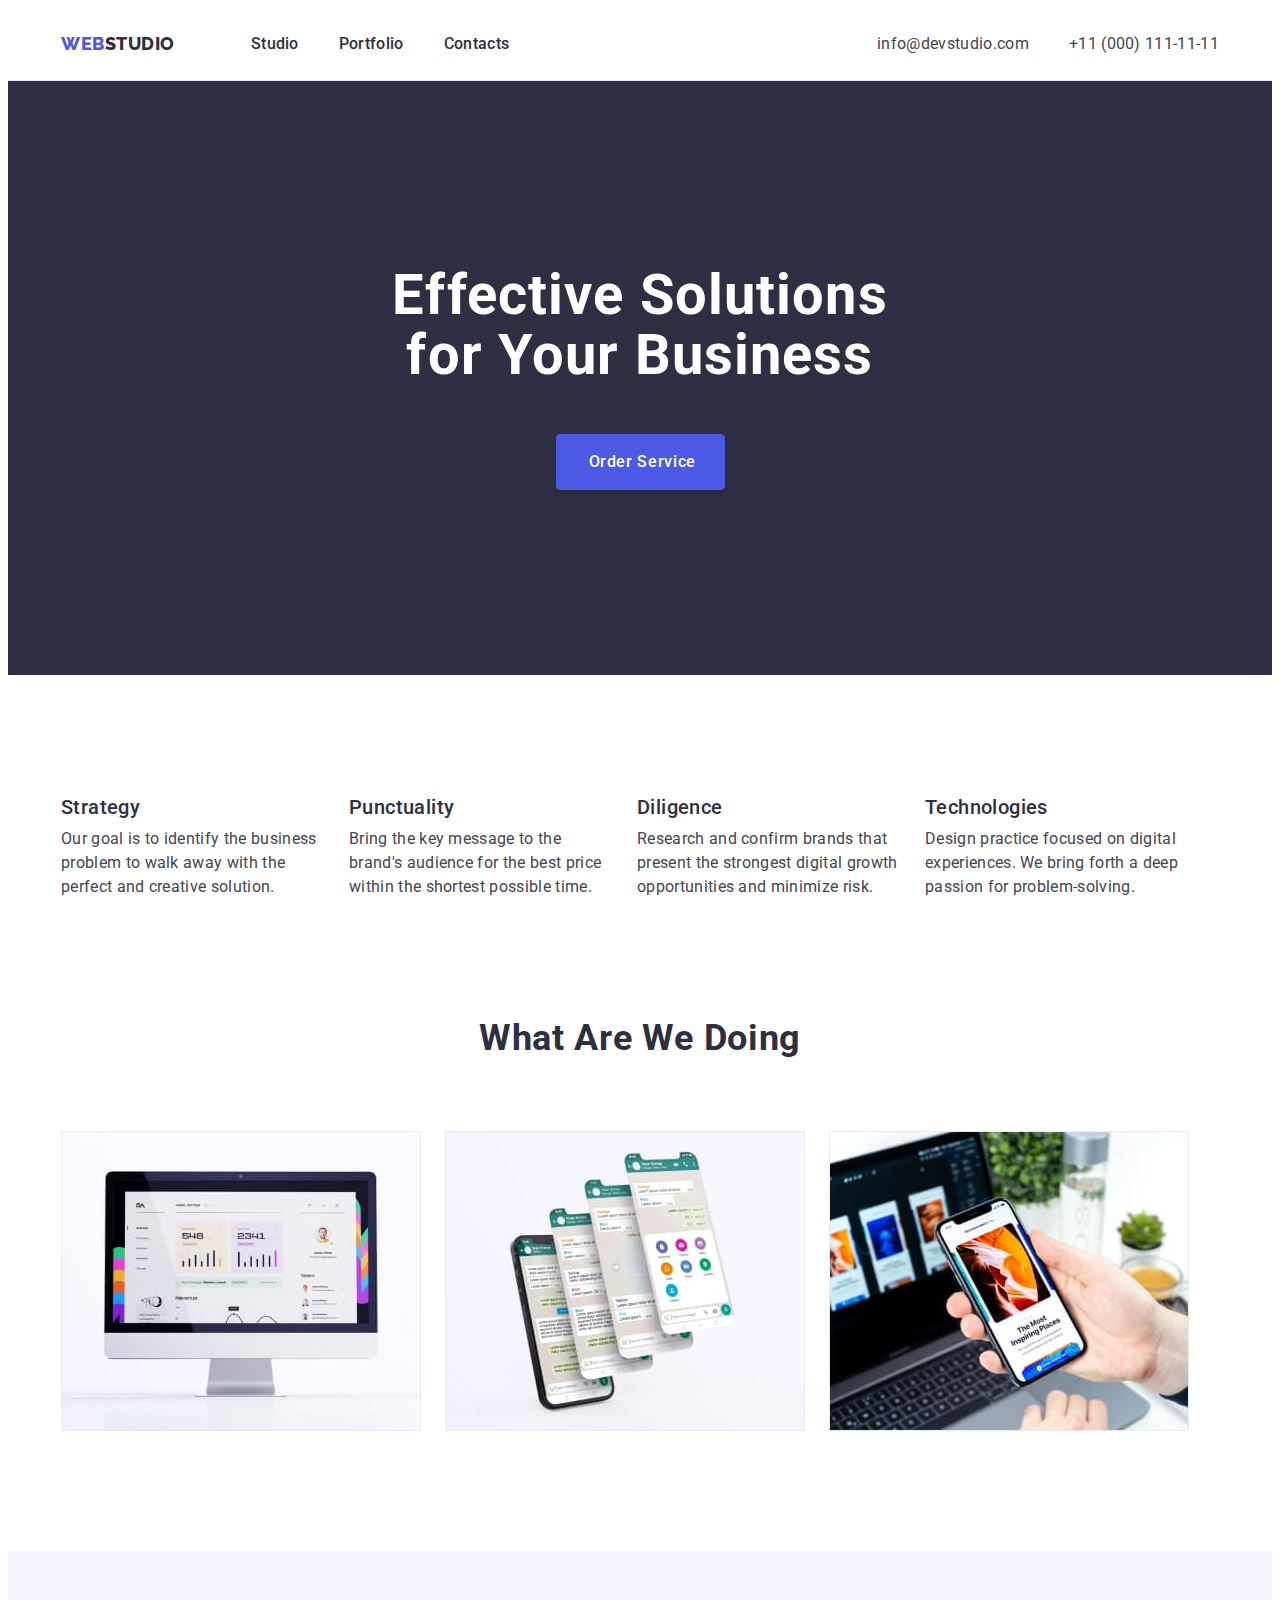
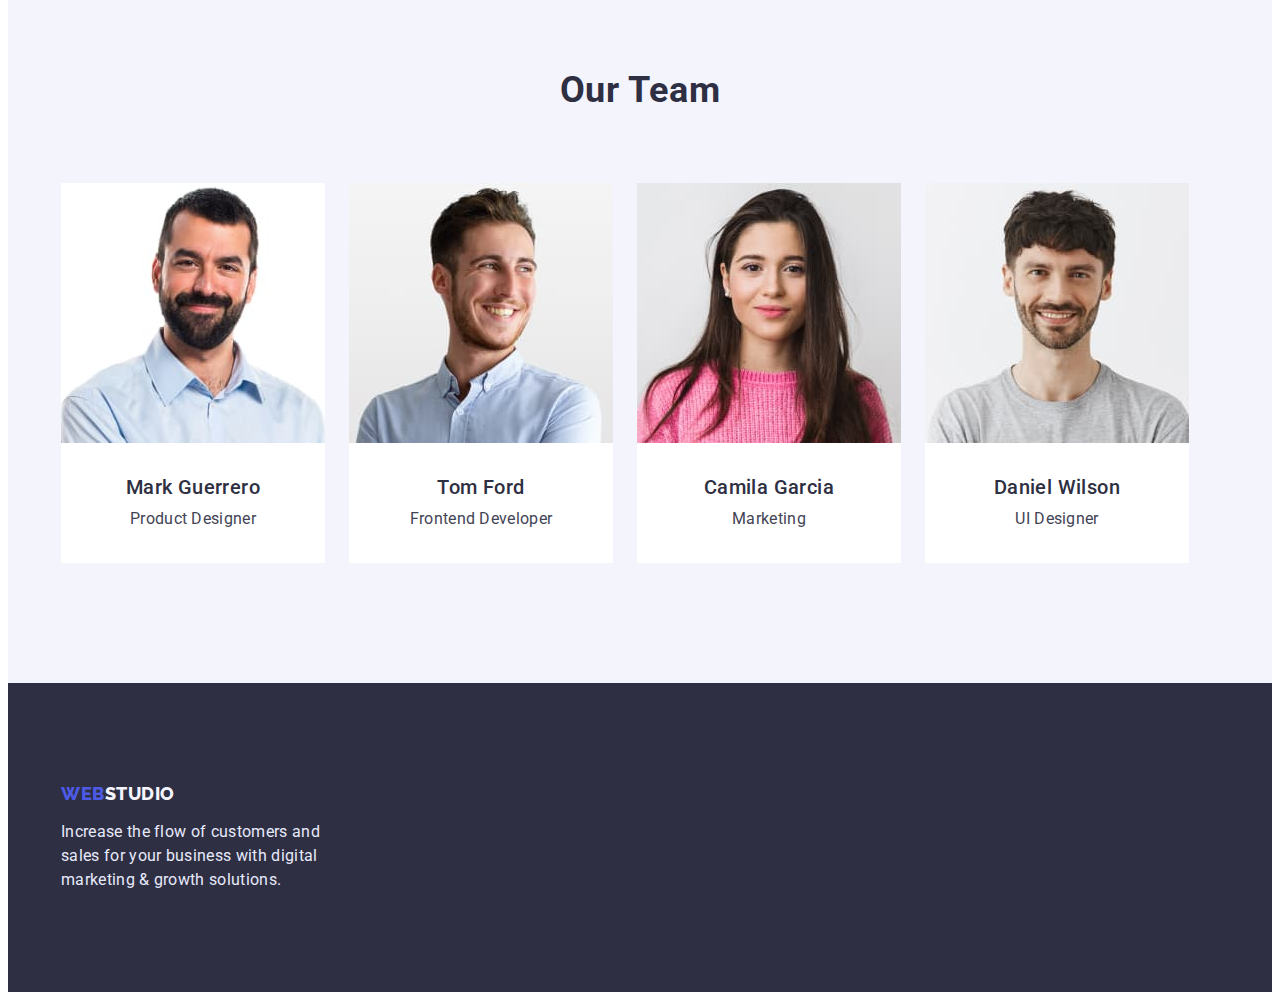
<file: index.html>
<!DOCTYPE html>
<html lang="en">
  <head>
    <meta charset="UTF-8" />
    <meta http-equiv="X-UA-Compatible" content="IE=edge" />
    <meta name="viewport" content="width=, initial-scale=1.0" />
    <title>WebStudio</title>
    <link rel="preconnect" href="https://fonts.googleapis.com" />
    <link rel="preconnect" href="https://fonts.gstatic.com" crossorigin />
    <link
      href="https://fonts.googleapis.com/css2?family=Raleway:wght@800&family=Roboto:wght@400;500;700;900&display=swap"
      rel="stylesheet"
    />
    <link
      rel="stylesheet"
      href="https://cdnjs.cloudflare.com/ajax/libs/modern-normalize/1.1.0/modern-normalize.min.css"
      integrity="sha512-wpPYUAdjBVSE4KJnH1VR1HeZfpl1ub8YT/NKx4PuQ5NmX2tKuGu6U/JRp5y+Y8XG2tV+wKQpNHVUX03MfMFn9Q=="
      crossorigin="anonymous"
      referrerpolicy="no-referrer"
    />
    <link rel="stylesheet" href="./css/styles.css" />
  </head>
  <body>
    <header class="header">
      <div class="container header-container">
        <nav class="header-nav">
          <a href="./index.html" class="logo-header link"
            >Web<span class="studio">Studio</span></a
          >
          <ul class="mune list">
            <li><a href="./index.html" class="nav link">Studio</a></li>
            <li>
              <a href="./portfolio.html" class="nav link">Portfolio</a>
            </li>
            <li><a href="" class="nav link">Contacts</a></li>
          </ul>
        </nav>
        <address class="address">
          <ul class="mail-tel list">
            <li>
              <a href="mailto:info@devstudio.com" class="address-link link"
                >info@devstudio.com</a
              >
            </li>
            <li>
              <a href="tel:+110001111111" class="address-link link"
                >+11 (000) 111-11-11</a
              >
            </li>
          </ul>
        </address>
      </div>
    </header>
    <main>
      <!-- hero -->
      <section class="hero">
        <div class="container">
          <h1 class="hero-title">Effective Solutions for Your Business</h1>
          <button type="button" class="btn">Order Service</button>
        </div>
      </section>
      <!-- advantages -->
      <section class="advantages section">
        <div class="container">
          <h2 class="section-h"></h2>
          <ul class="section-list list">
            <li class="section-lis">
              <h3 class="section-title">Strategy</h3>
              <p class="section-text">
                Our goal is to identify the business problem to walk away with
                the perfect and creative solution.
              </p>
            </li>
            <li class="section-lis">
              <h3 class="section-title">Punctuality</h3>
              <p class="section-text">
                Bring the key message to the brand's audience for the best price
                within the shortest possible time.
              </p>
            </li>
            <li class="section-lis">
              <h3 class="section-title">Diligence</h3>
              <p class="section-text">
                Research and confirm brands that present the strongest digital
                growth opportunities and minimize risk.
              </p>
            </li>
            <li class="section-lis lis">
              <h3 class="section-title">Technologies</h3>
              <p class="section-text">
                Design practice focused on digital experiences. We bring forth a
                deep passion for problem-solving.
              </p>
            </li>
          </ul>
        </div>
      </section>
      <!-- What are we doing -->
      <section class="work section">
        <div class="container">
          <h2 class="work-title">What are we doing</h2>
          <ul class="work-list list">
            <li>
              <img
                src="./images/computer.jpg"
                alt="computer"
                width="360"
                height="300"
              />
            </li>
            <li>
              <img
                src="./images/phone.jpg"
                alt="phone"
                width="360"
                height="300"
              />
            </li>
            <li>
              <img
                src="./images/phone_and_computer.jpg"
                alt="computer and phone"
                width="360"
                height="300"
              />
            </li>
          </ul>
        </div>
      </section>
      <!-- team -->
      <section class="team section">
        <div class="container">
          <h2 class="team-title">Our Team</h2>
          <ul class="team-list list">
            <li class="team-lis">
              <img
                src="./images/mark_guerrero.jpg"
                alt="team worker"
                width="264"
                height="260"
              />
              <div class="contur">
                <h3 class="team-member">Mark Guerrero</h3>
                <p class="team-text">Product Designer</p>
              </div>
            </li>
            <li class="team-lis">
              <img
                src="./images/tom_ford.jpg"
                alt="team worker"
                width="264"
                height="260"
              />
              <div class="contur">
                <h3 class="team-member">Tom Ford</h3>
                <p class="team-text">Frontend Developer</p>
              </div>
            </li>
            <li class="team-lis">
              <img
                src="./images/camila_garcia.jpg"
                alt="team worker"
                width="264"
                height="260"
              />
              <div class="contur">
                <h3 class="team-member">Camila Garcia</h3>
                <p class="team-text">Marketing</p>
              </div>
            </li>
            <li class="team-lis">
              <img
                src="./images/daniel_wilson.jpg"
                alt="team worker"
                width="264"
                height="260"
              />
              <div class="contur">
                <h3 class="team-member">Daniel Wilson</h3>
                <p class="team-text">UI Designer</p>
              </div>
            </li>
          </ul>
        </div>
      </section>
    </main>
    <!-- footer -->
    <footer class="footer section">
      <div class="container">
        <a href="./index.html" class="logo-footer link"
          >Web<span class="footer-studio">Studio</span></a
        >
        <p class="footer-text">
          Increase the flow of customers and sales for your business with
          digital marketing & growth solutions.
        </p>
      </div>
    </footer>
  </body>
</html>
</file>
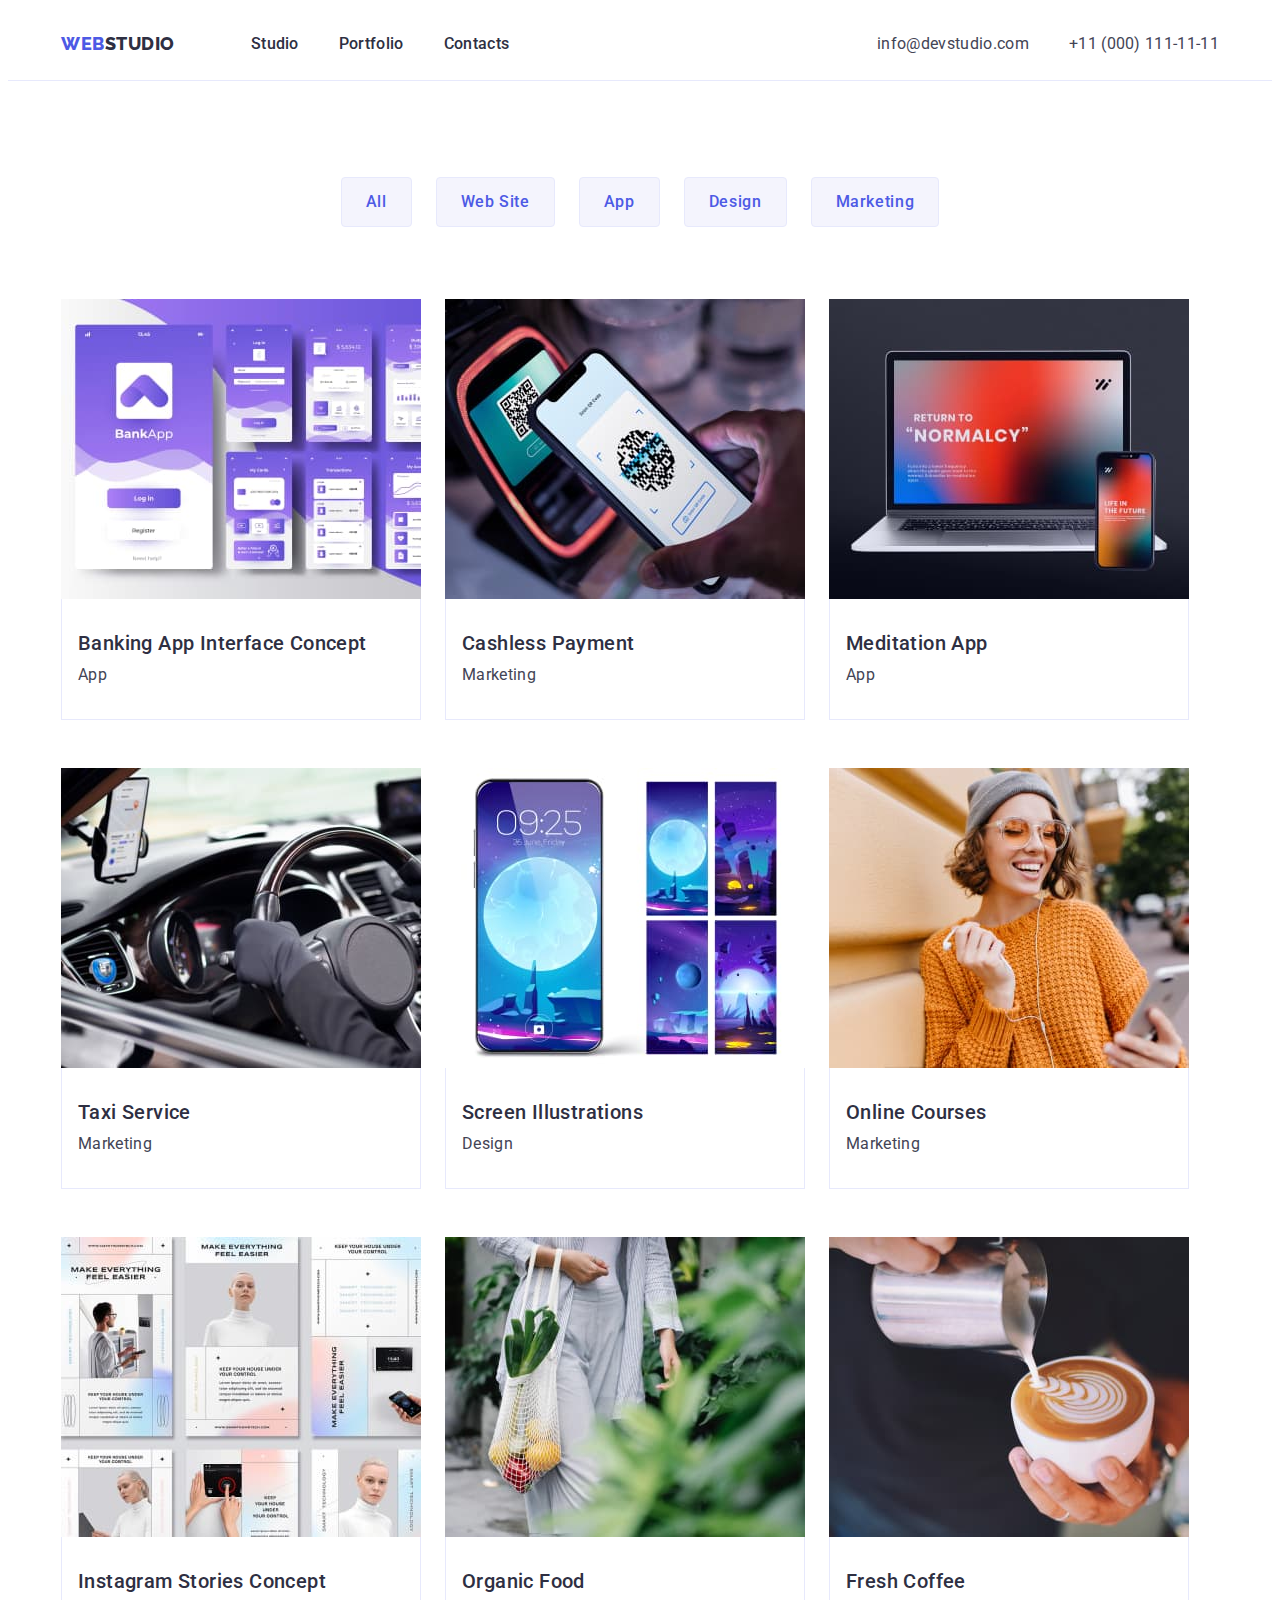
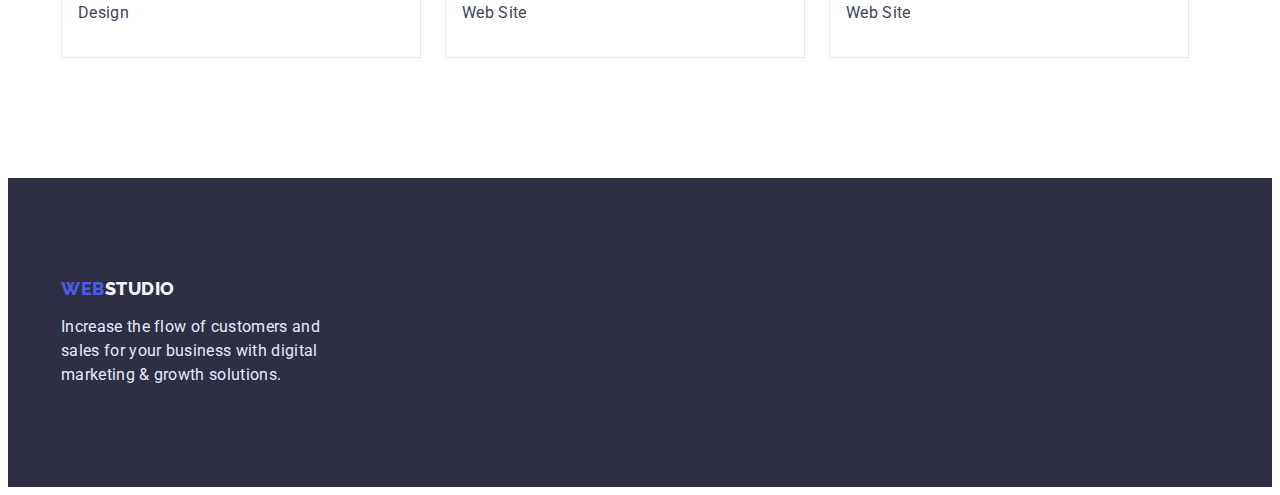
<file: portfolio.html>
<!DOCTYPE html>
<html lang="en">
  <head>
    <meta charset="UTF-8" />
    <meta http-equiv="X-UA-Compatible" content="IE=edge" />
    <meta name="viewport" content="width=device-width, initial-scale=1.0" />
    <title>WebStudio</title>
    <link rel="preconnect" href="https://fonts.googleapis.com" />
    <link rel="preconnect" href="https://fonts.gstatic.com" crossorigin />
    <link
      href="https://fonts.googleapis.com/css2?family=Raleway:wght@800&family=Roboto:wght@400;500;700;900&display=swap"
      rel="stylesheet"
    />
    <link
      rel="stylesheet"
      href="https://cdnjs.cloudflare.com/ajax/libs/modern-normalize/1.1.0/modern-normalize.min.css"
      integrity="sha512-wpPYUAdjBVSE4KJnH1VR1HeZfpl1ub8YT/NKx4PuQ5NmX2tKuGu6U/JRp5y+Y8XG2tV+wKQpNHVUX03MfMFn9Q=="
      crossorigin="anonymous"
      referrerpolicy="no-referrer"
    />
    <link rel="stylesheet" href="./css/styles.css" />
  </head>
  <body>
    <header class="header">
      <div class="container header-container">
        <nav class="header-nav">
          <a href="./index.html" class="logo-header link"
            >Web<span class="studio">Studio</span></a
          >
          <ul class="mune list">
            <li><a href="./index.html" class="nav link">Studio</a></li>
            <li>
              <a href="./portfolio.html" class="nav link">Portfolio</a>
            </li>
            <li><a href="" class="nav link">Contacts</a></li>
          </ul>
        </nav>
        <address class="address">
          <ul class="mail-tel list">
            <li>
              <a href="mailto:info@devstudio.com" class="address-link link"
                >info@devstudio.com</a
              >
            </li>
            <li>
              <a href="tel:+110001111111" class="address-link link"
                >+11 (000) 111-11-11</a
              >
            </li>
          </ul>
        </address>
      </div>
    </header>
    <main>
      <section class="portfolio">
        <div class="container">
          <h1 hidden>portfolio</h1>
          <ul class="mune-btn list">
            <li class="portfolio-li">
              <button type="button" class="portfolio-btn">All</button>
            </li>
            <li class="portfolio-li">
              <button type="button" class="portfolio-btn">Web Site</button>
            </li>
            <li class="portfolio-li">
              <button type="button" class="portfolio-btn">App</button>
            </li>
            <li class="portfolio-li">
              <button type="button" class="portfolio-btn">Design</button>
            </li>
            <li class="portfolio-li btn-marketing">
              <button type="button" class="portfolio-btn">Marketing</button>
            </li>
          </ul>
          <ul class="portfolio-list list">
            <li>
              <a href="" class="link"
                ><img
                  src="./images/banking-app.jpg"
                  alt="banking app"
                  width="360"
                  height="300"
                />
                <div class="portfolio-blok">
                  <h2 class="portfolio-title">Banking App Interface Concept</h2>
                  <p class="portfolio-text">App</p>
                </div></a
              >
            </li>
            <li>
              <a href="" class="link"
                ><img
                  src="./images/cashless-payment.jpg"
                  alt="cashless payment"
                  width="360"
                  height="300"
                />
                <div class="portfolio-blok">
                  <h2 class="portfolio-title">Cashless Payment</h2>
                  <p class="portfolio-text">Marketing</p>
                </div></a
              >
            </li>
            <li>
              <a href="" class="link"
                ><img
                  src="./images/meditaion-app.jpg"
                  alt="phone_and_computer"
                  width="360"
                  height="300"
                />
                <div class="portfolio-blok">
                  <h2 class="portfolio-title">Meditation App</h2>
                  <p class="portfolio-text">App</p>
                </div></a
              >
            </li>
            <li>
              <a href="" class="link"
                ><img
                  src="./images/taxi-service.jpg"
                  alt="car"
                  width="360"
                  height="300"
                />
                <div class="portfolio-blok">
                  <h2 class="portfolio-title">Taxi Service</h2>
                  <p class="portfolio-text">Marketing</p>
                </div></a
              >
            </li>
            <li>
              <a href="" class="link"
                ><img
                  src="./images/screen.jpg"
                  alt="phone"
                  width="360"
                  height="300"
                />
                <div class="portfolio-blok">
                  <h2 class="portfolio-title">Screen Illustrations</h2>
                  <p class="portfolio-text">Design</p>
                </div></a
              >
            </li>
            <li>
              <a href="" class="link"
                ><img
                  src="./images/online-courses.jpg"
                  alt="girl with phone"
                  width="360"
                  height="300"
                />
                <div class="portfolio-blok">
                  <h2 class="portfolio-title">Online Courses</h2>
                  <p class="portfolio-text">Marketing</p>
                </div></a
              >
            </li>
            <li>
              <a href="" class="link"
                ><img
                  src="./images/instagram-stories.jpg"
                  alt="instagram stories"
                  width="360"
                  height="300"
                />
                <div class="portfolio-blok">
                  <h2 class="portfolio-title">Instagram Stories Concept</h2>
                  <p class="portfolio-text">Design</p>
                </div></a
              >
            </li>
            <li>
              <a href="" class="link"
                ><img
                  src="./images/organic-food.jpg"
                  alt="organic food"
                  width="360"
                  height="300"
                />
                <div class="portfolio-blok">
                  <h2 class="portfolio-title">Organic Food</h2>
                  <p class="portfolio-text">Web Site</p>
                </div></a
              >
            </li>
            <li>
              <a href="" class="link"
                ><img
                  src="./images/coffee.jpg"
                  alt="coffee"
                  width="360"
                  height="300"
                />
                <div class="portfolio-blok">
                  <h2 class="portfolio-title">Fresh Coffee</h2>
                  <p class="portfolio-text">Web Site</p>
                </div></a
              >
            </li>
          </ul>
        </div>
      </section>
    </main>
    <footer class="footer section">
      <div class="container">
        <a href="./index.html" class="logo-footer link"
          >Web<span class="footer-studio">Studio</span></a
        >
        <p class="footer-text">
          Increase the flow of customers and sales for your business with
          digital marketing & growth solutions.
        </p>
      </div>
    </footer>
  </body>
</html>
</file>
<file: css/styles.css>
:root {
  --contactscolor: #434455;
  --navcolor: #2e2f42;
}

p,
h1,
h2,
h3,
h4,
h5,
h6 {
  margin: 0;
}
ul {
  padding-left: 0;
  margin: 0;
}
img {
  display: block;
  width: 100%;
  height: auto;
}
body {
  font-family: "Roboto", sans-serif;
  color: #434455;
}
.container {
  width: 1158px;
  padding-left: 15px;
  padding-right: 15px;
  margin: 0 auto;
}
.list {
  list-style: none;
}
.link {
  text-decoration: none;
}
/* logo */
.logo-header {
  font-family: "Raleway", sans-serif;
  font-weight: 800;
  font-size: 18px;
  line-height: 1.17;
  letter-spacing: 0.03em;
  color: #4d5ae5;
  text-transform: uppercase;
}
.studio {
  color: #2e2f42;
}
/* header */
.header {
  background-color: #ffffff;
}
.nav {
  font-weight: 500;
  font-size: 16px;
  line-height: 1.5;
  letter-spacing: 0.02em;
  color: var(--navcolor);
  padding-top: 24px;
  padding-bottom: 24px;
}
.address-link {
  font-weight: 400;
  font-size: 16px;
  line-height: 1.5;
  letter-spacing: 0.02em;
  color: var(--contactscolor);
}
.address {
  font-style: normal;
  margin-left: auto;
}
.nav:hover,
.nav:focus {
  color: #404bbf;
}
.address-link:hover,
.address-link:focus {
  color: #404bbf;
}
.header {
  border-bottom: 1px solid#e7e9fc;
}
.header-nav {
  display: flex;
  align-items: center;
}
.mune {
  display: flex;
  gap: 40px;
  margin-left: 76px;
}
.header-container {
  display: flex;
}
.mail-tel {
  display: flex;
  gap: 40px;
  padding-top: 24px;
  padding-bottom: 24px;
}
/*  hero */
.hero {
  background: #2e2f42;
  padding-top: 185px;
  padding-bottom: 185px;
}
.hero-title {
  width: 496px;
  margin: auto;
  font-weight: 700;
  font-size: 56px;
  line-height: 1.07;
  text-align: center;
  letter-spacing: 0.02em;
  color: #ffffff;
}
.btn {
  min-width: 169px;
  height: 56px;
  font-family: "Roboto", sans-serif;
  font-weight: 500;
  font-size: 16px;
  line-height: 1.5;
  display: flex;
  align-items: center;
  letter-spacing: 0.04em;
  color: #ffffff;
  background: #4d5ae5;
  box-shadow: 0px 4px 4px rgba(0, 0, 0, 0.15);
  cursor: pointer;
  padding-left: 32px;
  margin: auto;
  margin-top: 48px;
  border-radius: 4px;
  border: 1px solid#4d5ae5;
}
.btn:hover,
.btn:focus {
  background: #404bbf;
  box-shadow: 0px 4px 4px rgba(0, 0, 0, 0.15);
}
/* section */
.advantages {
  background-color: #ffffff;
  padding-bottom: 60px;
  padding-top: 120px;
}
.section-title {
  font-weight: 500;
  font-size: 20px;
  line-height: 1.2;
  letter-spacing: 0.02em;
  color: #2e2f42;
  margin-bottom: 8px;
}
.section-text {
  font-size: 16px;
  line-height: 1.5;
  letter-spacing: 0.02em;
  color: #434455;
}
.section-list {
  display: flex;
  margin: auto;
}

.section-lis {
  width: 264px;
  margin: 0 24px 0 0;
}
.lis {
  margin-right: 0;
}
/* What are we doing */
.work {
  background-color: #ffffff;
  padding-top: 60px;
  padding-bottom: 120px;
}
.work-title {
  min-width: 323px;

  margin: 0 auto;
  font-weight: 700;
  font-size: 36px;
  line-height: 1.11;
  text-align: center;
  letter-spacing: 0.02em;
  text-transform: capitalize;
  color: #2e2f42;
}
.work-list {
  margin-top: 72px;
  display: flex;
  gap: 24px;
}

/* team */
.team {
  background: #f4f4fd;
  padding-top: 120px;
  padding-bottom: 120px;
}
.team-title {
  margin-bottom: 72px;
  font-weight: 700;
  font-size: 36px;
  line-height: 1.11;
  text-align: center;
  letter-spacing: 0.02em;
  text-transform: capitalize;
  color: #2e2f42;
}
.team-member {
  font-weight: 500;
  font-size: 20px;
  line-height: 1.2;
  text-align: center;
  letter-spacing: 0.02em;
  color: #2e2f42;
  margin-bottom: 8px;
}
.team-text {
  font-weight: 400;
  font-size: 16px;
  line-height: 1.5;
  text-align: center;
  letter-spacing: 0.02em;
  color: #434455;
}
.team-list {
  display: flex;
}
.team-lis {
  margin: 0 24px 0 0;
}
.contur {
  background-color: #ffffff;
  padding: 32px 16px;
}
/* footer */
.footer {
  background: #2e2f42;
  padding-top: 100px;
  padding-bottom: 100px;
}
.footer-text {
  margin-top: 16px;
  width: 264px;
  font-weight: 400;
  font-size: 16px;
  line-height: 1.5;
  letter-spacing: 0.02em;
  color: #e7e9fc;
}
.logo-footer {
  font-family: "Raleway", sans-serif;
  font-weight: 800;
  font-size: 18px;
  line-height: 1.17;
  letter-spacing: 0.03em;
  color: #4d5ae5;
  text-transform: uppercase;
}
.footer-studio {
  color: #f4f4fd;
}

/* portfolio */
.portfolio {
  padding-top: 96px;
  padding-bottom: 120px;
}
.portfolio-btn {
  padding: 12px 24px;
  font-family: "Roboto", sans-serif;
  font-weight: 500;
  font-size: 16px;
  line-height: 1.5;
  display: flex;
  align-items: center;
  text-align: center;
  letter-spacing: 0.04em;
  color: #4d5ae5;
  background: #f4f4fd;
  border-radius: 4px;
  border: 1px solid#e7e9fc;
  cursor: pointer;
}

.portfolio-btn:hover,
.portfolio-btn:focus {
  color: #ffffff;
  background: #404bbf;
  box-shadow: 0px 3px 1px rgba(0, 0, 0, 0.1), 0px 2px 1px rgba(0, 0, 0, 0.08),
    0px 2px 2px rgba(0, 0, 0, 0.12);
  border-color: #404bbf;
}
.portfolio-title {
  font-weight: 500;
  font-size: 20px;
  line-height: 1.2;
  letter-spacing: 0.02em;
  color: #2e2f42;
  margin-bottom: 8px;
}
.portfolio-text {
  font-weight: 400;
  font-size: 16px;
  line-height: 1.5;
  letter-spacing: 0.02em;
  color: #434455;
}
.mune-btn {
  display: flex;
  margin-bottom: 72px;
  margin: auto;
  justify-content: center;
}

.portfolio-list {
  display: flex;
  flex-wrap: wrap;
  row-gap: 48px;
  column-gap: 24px;
  margin-top: 72px;
}
.portfolio-blok {
  padding: 32px 16px 32px;
  border: 1px solid#e7e9fc;
  border-top: 0;
}
.portfolio-li {
  margin-right: 24px;
}
.btn-marketing {
  margin-right: 0;
}
</file>
